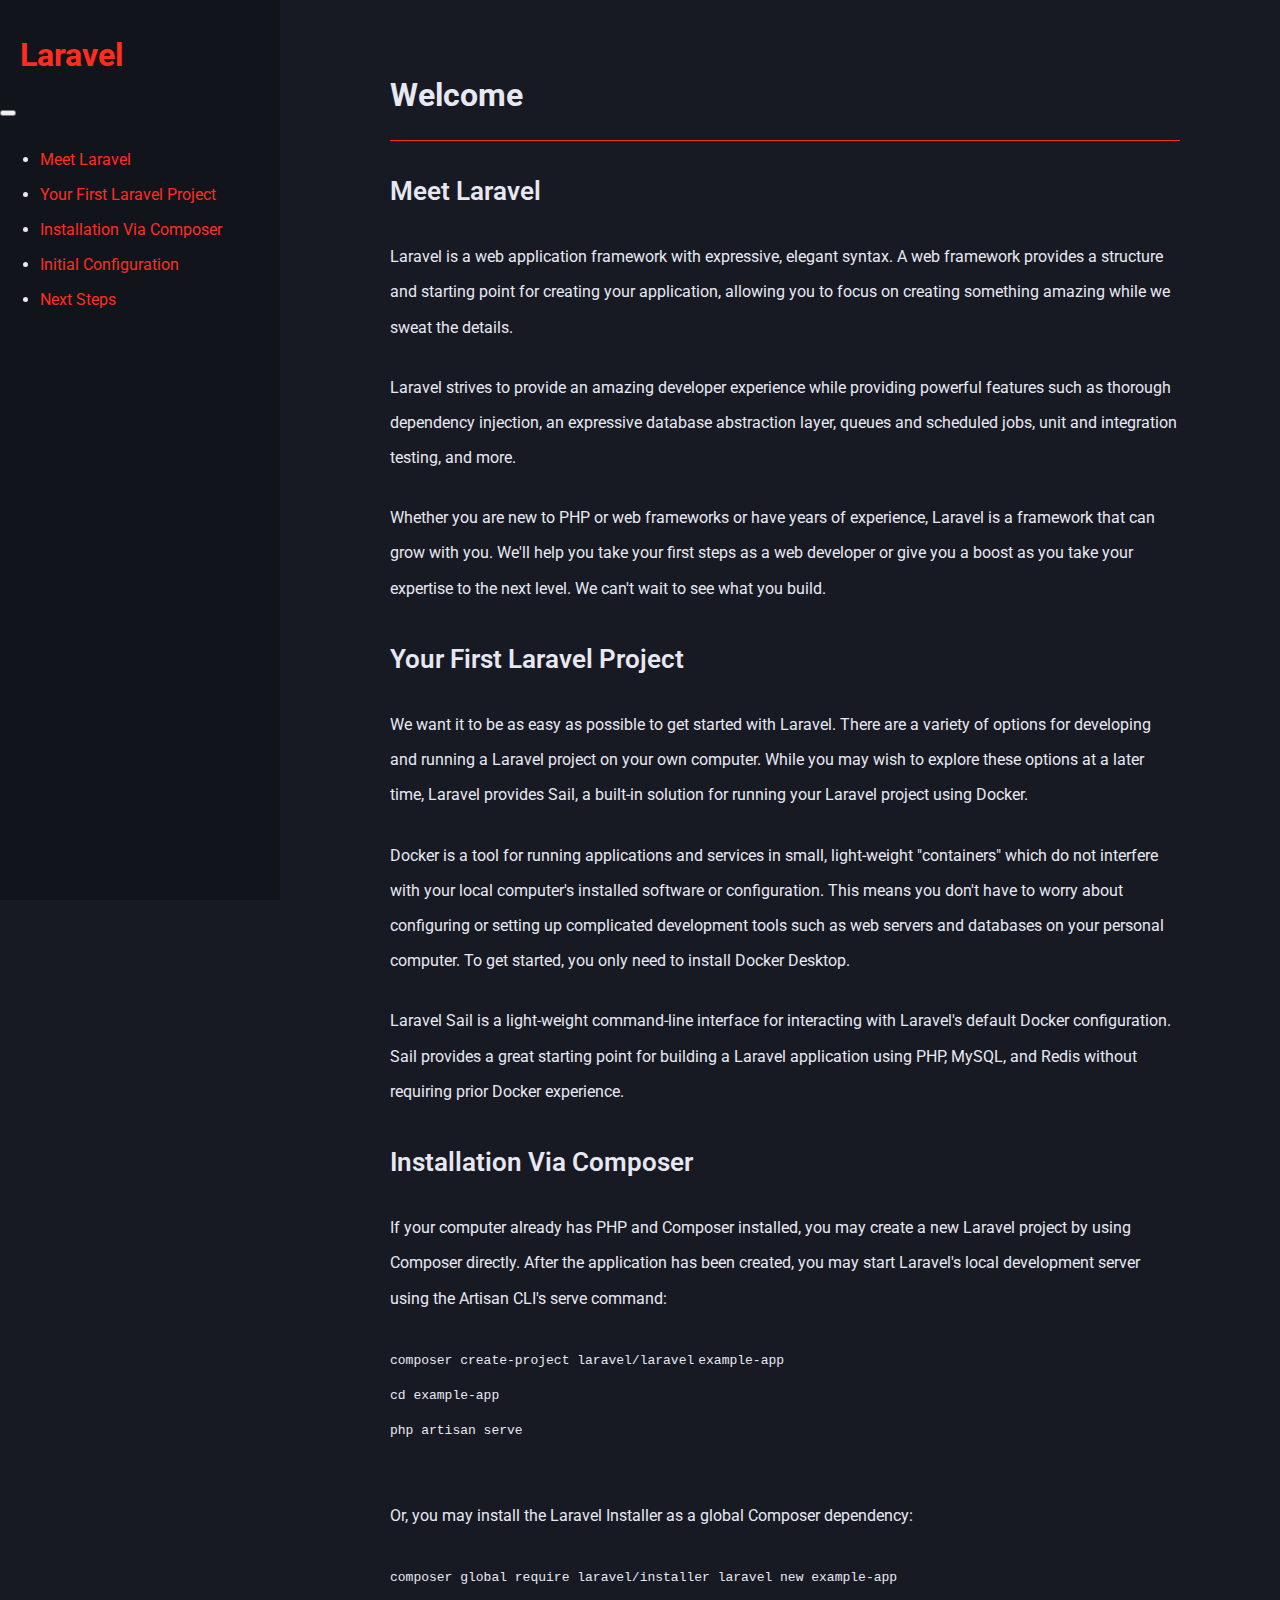
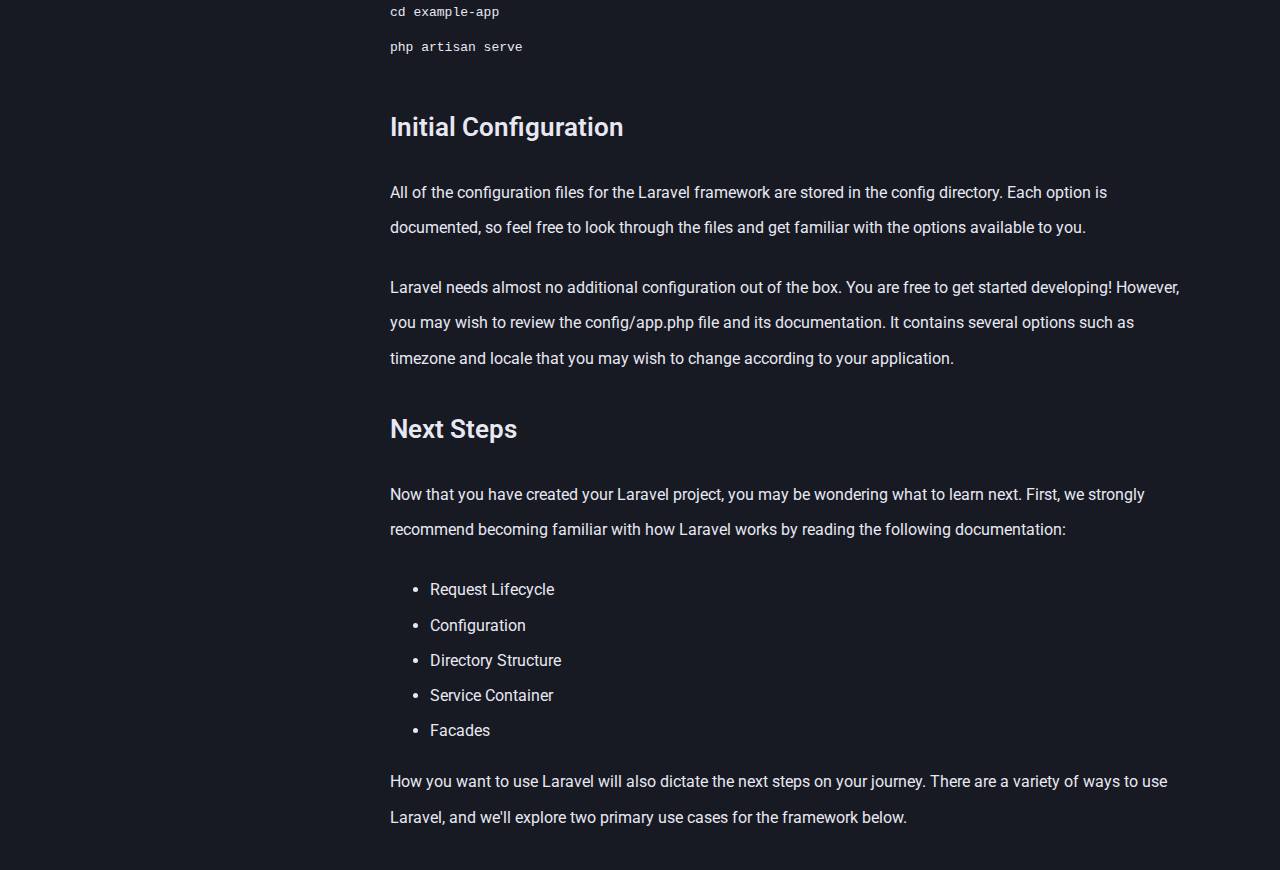
<file: Build-a-Technical-Documentation-Page/index.html>
<!DOCTYPE html>
<html lang="en">

<head>
    <meta charset="UTF-8" />
    <meta http-equiv="X-UA-Compatible" content="IE=edge" />
    <meta name="viewport" content="width=device-width, initial-scale=1.0" />
    <link href="https://cdn.jsdelivr.net/npm/bootstrap@5.1.0/dist/css/bootstrap.min.css" rel="stylesheet"
        integrity="sha384-KyZXEAg3QhqLMpG8r+8fhAXLRk2vvoC2f3B09zVXn8CA5QIVfZOJ3BCsw2P0p/We" crossorigin="anonymous" />
    <link rel="stylesheet" href="https://use.fontawesome.com/releases/v5.15.4/css/all.css"
        integrity="sha384-DyZ88mC6Up2uqS4h/KRgHuoeGwBcD4Ng9SiP4dIRy0EXTlnuz47vAwmeGwVChigm" crossorigin="anonymous">
    <link rel="stylesheet" href="style.css" />
    <title>Technical Documentation Page</title>
</head>

<body>
    <nav id="navbar" class="navbar navbar-expand-lg text-light navbar-dark navbar-expand-sm">
        <div class="container-fluid">
            <header>
                <i class="fab fa-laravel"></i>Laravel
            </header>
            <button class="navbar-toggler" type="button" data-bs-toggle="collapse"
                data-bs-target="#navbarSupportedContent" aria-controls="navbarSupportedContent" aria-expanded="false"
                aria-label="Toggle navigation">
                <span class="navbar-toggler-icon"></span>
            </button>
            <div class="collapse navbar-collapse" id="navbarSupportedContent">
                <ul class="navbar-nav d-flex flex-column w-100">
                    <li class="nav-item">
                        <a class="nav-link active" aria-current="page" href="#Meet_Laravel">Meet Laravel</a>
                    </li>
                    <li class="nav-item">
                        <a class="nav-link" href="#Your_First_Laravel_Project">Your First Laravel
                            Project</a>
                    </li>
                    <li class="nav-item">
                        <a class="nav-link" href="#Installation_Via_Composer">Installation Via Composer</a>
                    </li>
                    <li class="nav-item">
                        <a class="nav-link" href="#Initial_Configuration">Initial Configuration</a>
                    </li>
                    <li class="nav-item">
                        <a class="nav-link" href="#Next_Steps">Next Steps</a>
                    </li>
                </ul>
            </div>
        </div>
    </nav>
    <main id="main-doc">
        <h1 class="text-center">Welcome</h1>
        <section class="main-section" id="Meet_Laravel">
            <header>Meet Laravel</header>
            <p>
                Laravel is a web application framework with expressive, elegant
                syntax. A web framework provides a structure and starting point for
                creating your application, allowing you to focus on creating something
                amazing while we sweat the details.
            </p>
            <p>
                Laravel strives to provide an amazing developer experience while
                providing powerful features such as thorough dependency injection, an
                expressive database abstraction layer, queues and scheduled jobs, unit
                and integration testing, and more.
            </p>
            <p>
                Whether you are new to PHP or web frameworks or have years of
                experience, Laravel is a framework that can grow with you. We'll help
                you take your first steps as a web developer or give you a boost as
                you take your expertise to the next level. We can't wait to see what
                you build.
            </p>
        </section>
        <section class="main-section" id="Your_First_Laravel_Project">
            <header>Your First Laravel Project</header>
            <p>
                We want it to be as easy as possible to get started with Laravel.
                There are a variety of options for developing and running a Laravel
                project on your own computer. While you may wish to explore these
                options at a later time, Laravel provides Sail, a built-in solution
                for running your Laravel project using Docker.
            </p>
            <p>
                Docker is a tool for running applications and services in small,
                light-weight "containers" which do not interfere with your local
                computer's installed software or configuration. This means you don't
                have to worry about configuring or setting up complicated development
                tools such as web servers and databases on your personal computer. To
                get started, you only need to install Docker Desktop.
            </p>
            <p>
                Laravel Sail is a light-weight command-line interface for interacting
                with Laravel's default Docker configuration. Sail provides a great
                starting point for building a Laravel application using PHP, MySQL,
                and Redis without requiring prior Docker experience.
            </p>
        </section>
        <section class="main-section" id="Installation_Via_Composer">
            <header>Installation Via Composer</header>
            <p>
                If your computer already has PHP and Composer installed, you may
                create a new Laravel project by using Composer directly. After the
                application has been created, you may start Laravel's local
                development server using the Artisan CLI's serve command:
            </p>
            <code>composer create-project laravel/laravel</code>
            <code>example-app<br></code>
            <code>cd example-app<br></code>
            <code>php artisan serve<br></code>
            <br>
            <p>
                Or, you may install the Laravel Installer as a global Composer dependency:
            </p>
            <code>
                composer global require laravel/installer laravel new example-app<br>
                cd example-app<br>
                php artisan serve<br>
                <br>
            </code>
        </section>
        <section class="main-section" id="Initial_Configuration">
            <header>Initial Configuration</header>
            <p>
                All of the configuration files for the Laravel framework are stored in
                the config directory. Each option is documented, so feel free to look
                through the files and get familiar with the options available to you.
            </p>
            <p>
                Laravel needs almost no additional configuration out of the box. You
                are free to get started developing! However, you may wish to review
                the config/app.php file and its documentation. It contains several
                options such as timezone and locale that you may wish to change
                according to your application.
            </p>
        </section>
        <section class="main-section" id="Next_Steps">
            <header>Next Steps</header>
            <p>
                Now that you have created your Laravel project, you may be wondering
                what to learn next. First, we strongly recommend becoming familiar
                with how Laravel works by reading the following documentation:
            </p>
            <ul>
                <li>Request Lifecycle</li>
                <li>Configuration</li>
                <li>Directory Structure</li>
                <li>Service Container</li>
                <li>Facades</li>
            </ul>
            <p>
                How you want to use Laravel will also dictate the next steps on your
                journey. There are a variety of ways to use Laravel, and we'll explore
                two primary use cases for the framework below.
            </p>
        </section>
    </main>
    <script src="https://cdn.jsdelivr.net/npm/bootstrap@5.1.0/dist/js/bootstrap.bundle.min.js"
        integrity="sha384-U1DAWAznBHeqEIlVSCgzq+c9gqGAJn5c/t99JyeKa9xxaYpSvHU5awsuZVVFIhvj" crossorigin="anonymous">
    </script>
    <script src="https://cdn.freecodecamp.org/testable-projects-fcc/v1/bundle.js"></script>
</body>

</html>
</file>
<file: Build-a-Technical-Documentation-Page/style.css>
@import url('https://fonts.googleapis.com/css2?family=Roboto:wght@300&display=swap');

* {
    box-sizing: border-box;
}

html body {
    font-family: 'Roboto', sans-serif;
    padding: 0;
    margin: 0;
    line-height: 2.2;
    color: rgb(231, 232, 242);
    background-color: #171923;
}

#navbar {
    width: 280px;
    height: 100vh;
    transition: 0.4s;
    position: fixed;
    background-color: #12141C;
    display: flex;
    flex-direction: column;
    align-items: flex-start;
}

#navbar .container-fluid {
    flex-direction: column;
    margin-top: 20px;
}

.fab {
    padding: 10px;
}

nav header,
a {
    text-decoration: none;
    color: #FF2D20 !important;
}

main header {
    font-weight: 600;
    font-size: 1.6em;
}

nav header {
    font-weight: 700;
    font-size: 2em;
}

main {
    margin-left: 290px;
    padding: 10px 100px;
}

main h1 {
    padding-bottom: 10px;
    border-bottom: 1px solid #FF2D20;
    margin-top: 50px;
}

p {
    margin-bottom: 25px;
}

section header {
    margin-bottom: 20px;
}


/* Media Query */
@media (max-width: 767.98px) {
    main {
        margin-left: 0;
        padding: 60px;
    }

    #navbar {
        width: 100%;
        height: auto;
        display: block;
    }

    #navbar .container-fluid {
        flex-direction: row;
        margin-top: 0;
    }

    section,
    h1 {
        padding-top: 5rem;
    }

    main h1 {
        margin-top: 0;
    }

    header {
        text-align: center;
    }

    p {
        text-align: justify;
    }
}
</file>
